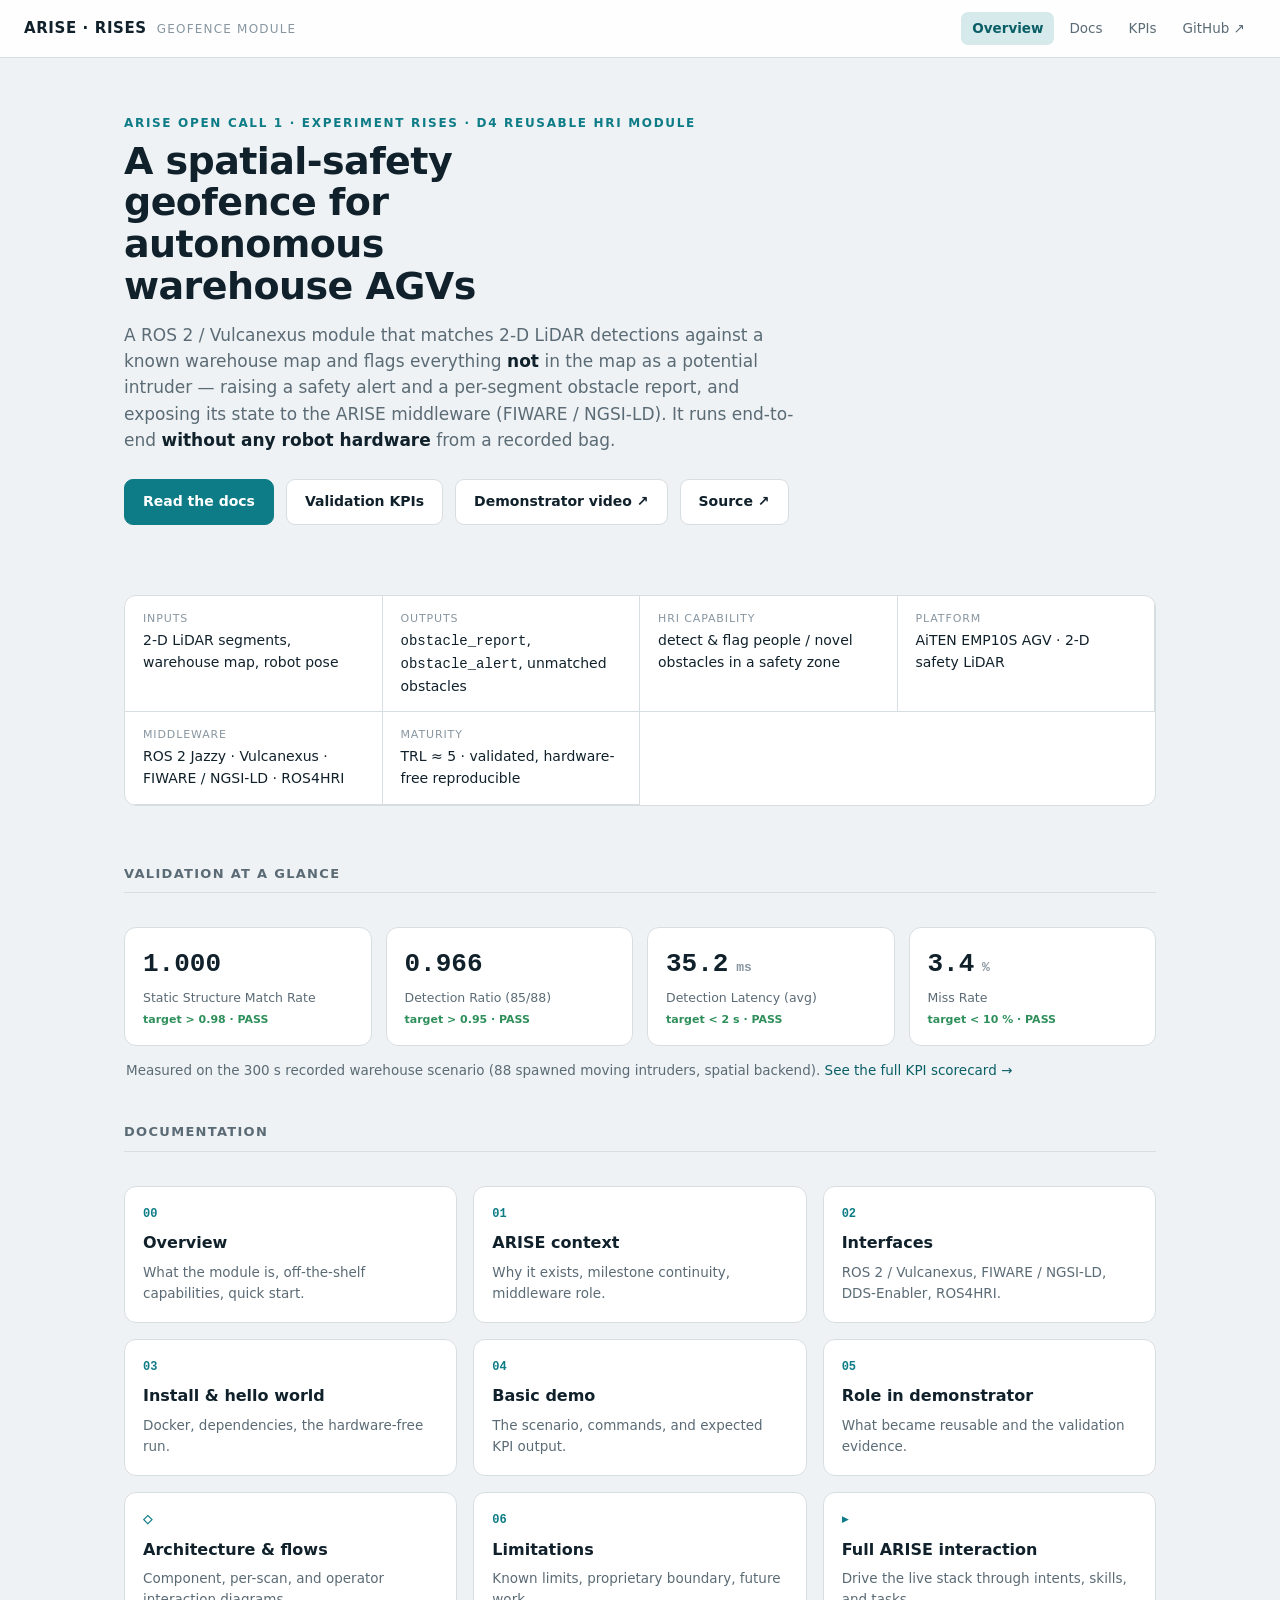
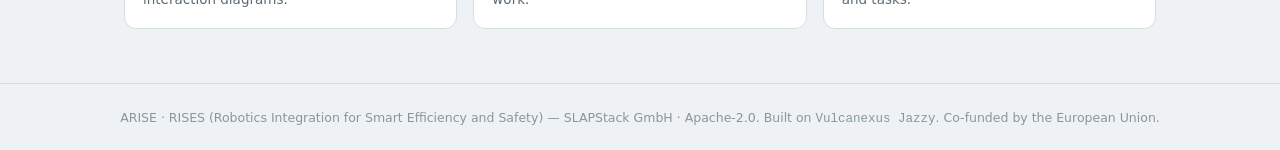
<file: docs/index.html>
<!doctype html>
<html lang="en">
<head>
<meta charset="utf-8">
<meta name="viewport" content="width=device-width, initial-scale=1">
<title>ARISE Geofence — Spatial Safety &amp; Obstacle Detection (RISES · D4)</title>
<meta name="description" content="ROS 2 / Vulcanexus spatial-safety geofence for autonomous warehouse AGVs — the ARISE RISES reusable HRI module.">
<link rel="stylesheet" href="assets/site.css">
</head>
<body>

<header class="topbar">
  <a class="brand" href="index.html"><span class="brand-mark">ARISE · RISES</span><span class="brand-sub">Geofence module</span></a>
  <nav>
    <a href="index.html" class="active">Overview</a>
    <a href="docs.html">Docs</a>
    <a href="kpi-dashboard.html">KPIs</a>
    <a href="https://github.com/SLAPStack/rises" target="_blank" rel="noopener">GitHub ↗</a>
  </nav>
</header>

<main class="shell">

  <section class="hero">
    <p class="eyebrow">ARISE Open Call 1 · Experiment RISES · D4 reusable HRI module</p>
    <h1>A spatial-safety geofence for autonomous warehouse AGVs</h1>
    <p class="lede">A ROS 2 / Vulcanexus module that matches 2-D LiDAR detections against a known
    warehouse map and flags everything <strong>not</strong> in the map as a potential intruder —
    raising a safety alert and a per-segment obstacle report, and exposing its state to the ARISE
    middleware (FIWARE / NGSI-LD). It runs end-to-end <strong>without any robot hardware</strong>
    from a recorded bag.</p>
    <div class="cta">
      <a class="btn primary" href="docs.html">Read the docs</a>
      <a class="btn" href="kpi-dashboard.html">Validation KPIs</a>
      <a class="btn" href="https://drive.google.com/file/d/1QFXvJPv2RzLDe1EQnjTharl72Os4S0RL/view" target="_blank" rel="noopener">Demonstrator video ↗</a>
      <a class="btn" href="https://github.com/SLAPStack/rises" target="_blank" rel="noopener">Source ↗</a>
    </div>
  </section>

  <section class="block">
    <dl class="facts">
      <div><dt>Inputs</dt><dd>2-D LiDAR segments, warehouse map, robot pose</dd></div>
      <div><dt>Outputs</dt><dd><span class="m">obstacle_report</span>, <span class="m">obstacle_alert</span>, unmatched obstacles</dd></div>
      <div><dt>HRI capability</dt><dd>detect &amp; flag people / novel obstacles in a safety zone</dd></div>
      <div><dt>Platform</dt><dd>AiTEN EMP10S AGV · 2-D safety LiDAR</dd></div>
      <div><dt>Middleware</dt><dd>ROS 2 Jazzy · Vulcanexus · FIWARE / NGSI-LD · ROS4HRI</dd></div>
      <div><dt>Maturity</dt><dd>TRL ≈ 5 · validated, hardware-free reproducible</dd></div>
    </dl>
  </section>

  <h2 class="section">Validation at a glance</h2>
  <section class="block">
    <div class="kpis">
      <div class="kpibox"><span class="v">1.000</span><span class="k">Static Structure Match Rate</span><span class="t">target &gt; 0.98 · PASS</span></div>
      <div class="kpibox"><span class="v">0.966</span><span class="k">Detection Ratio (85/88)</span><span class="t">target &gt; 0.95 · PASS</span></div>
      <div class="kpibox"><span class="v">35.2<small> ms</small></span><span class="k">Detection Latency (avg)</span><span class="t">target &lt; 2 s · PASS</span></div>
      <div class="kpibox"><span class="v">3.4<small> %</small></span><span class="k">Miss Rate</span><span class="t">target &lt; 10 % · PASS</span></div>
    </div>
    <p style="margin:14px 2px 0;font-size:13.5px;color:var(--muted)">Measured on the 300 s recorded warehouse scenario (88 spawned moving intruders, spatial backend).
    <a href="kpi-dashboard.html">See the full KPI scorecard →</a></p>
  </section>

  <h2 class="section">Documentation</h2>
  <section class="block">
    <div class="cardgrid">
      <a class="dcard" href="docs.html#00_overview.md"><span class="num">00</span><h3>Overview</h3><p>What the module is, off-the-shelf capabilities, quick start.</p></a>
      <a class="dcard" href="docs.html#01_arise_context.md"><span class="num">01</span><h3>ARISE context</h3><p>Why it exists, milestone continuity, middleware role.</p></a>
      <a class="dcard" href="docs.html#02_interfaces.md"><span class="num">02</span><h3>Interfaces</h3><p>ROS 2 / Vulcanexus, FIWARE / NGSI-LD, DDS-Enabler, ROS4HRI.</p></a>
      <a class="dcard" href="docs.html#03_installation_and_hello_world.md"><span class="num">03</span><h3>Install &amp; hello world</h3><p>Docker, dependencies, the hardware-free run.</p></a>
      <a class="dcard" href="docs.html#04_basic_demo_how_to_use.md"><span class="num">04</span><h3>Basic demo</h3><p>The scenario, commands, and expected KPI output.</p></a>
      <a class="dcard" href="docs.html#05_role_in_demonstrator.md"><span class="num">05</span><h3>Role in demonstrator</h3><p>What became reusable and the validation evidence.</p></a>
      <a class="dcard" href="docs.html#architecture.md"><span class="num">◇</span><h3>Architecture &amp; flows</h3><p>Component, per-scan, and operator interaction diagrams.</p></a>
      <a class="dcard" href="docs.html#06_limitations.md"><span class="num">06</span><h3>Limitations</h3><p>Known limits, proprietary boundary, future work.</p></a>
      <a class="dcard" href="docs.html#INTERACT_FULL_ARISE.md"><span class="num">▸</span><h3>Full ARISE interaction</h3><p>Drive the live stack through intents, skills, and tasks.</p></a>
    </div>
  </section>

</main>

<footer class="site">
  ARISE · RISES (Robotics Integration for Smart Efficiency and Safety) — SLAPStack GmbH · Apache-2.0.
  Built on <code>Vulcanexus Jazzy</code>. Co-funded by the European Union.
</footer>

</body>
</html>
</file>
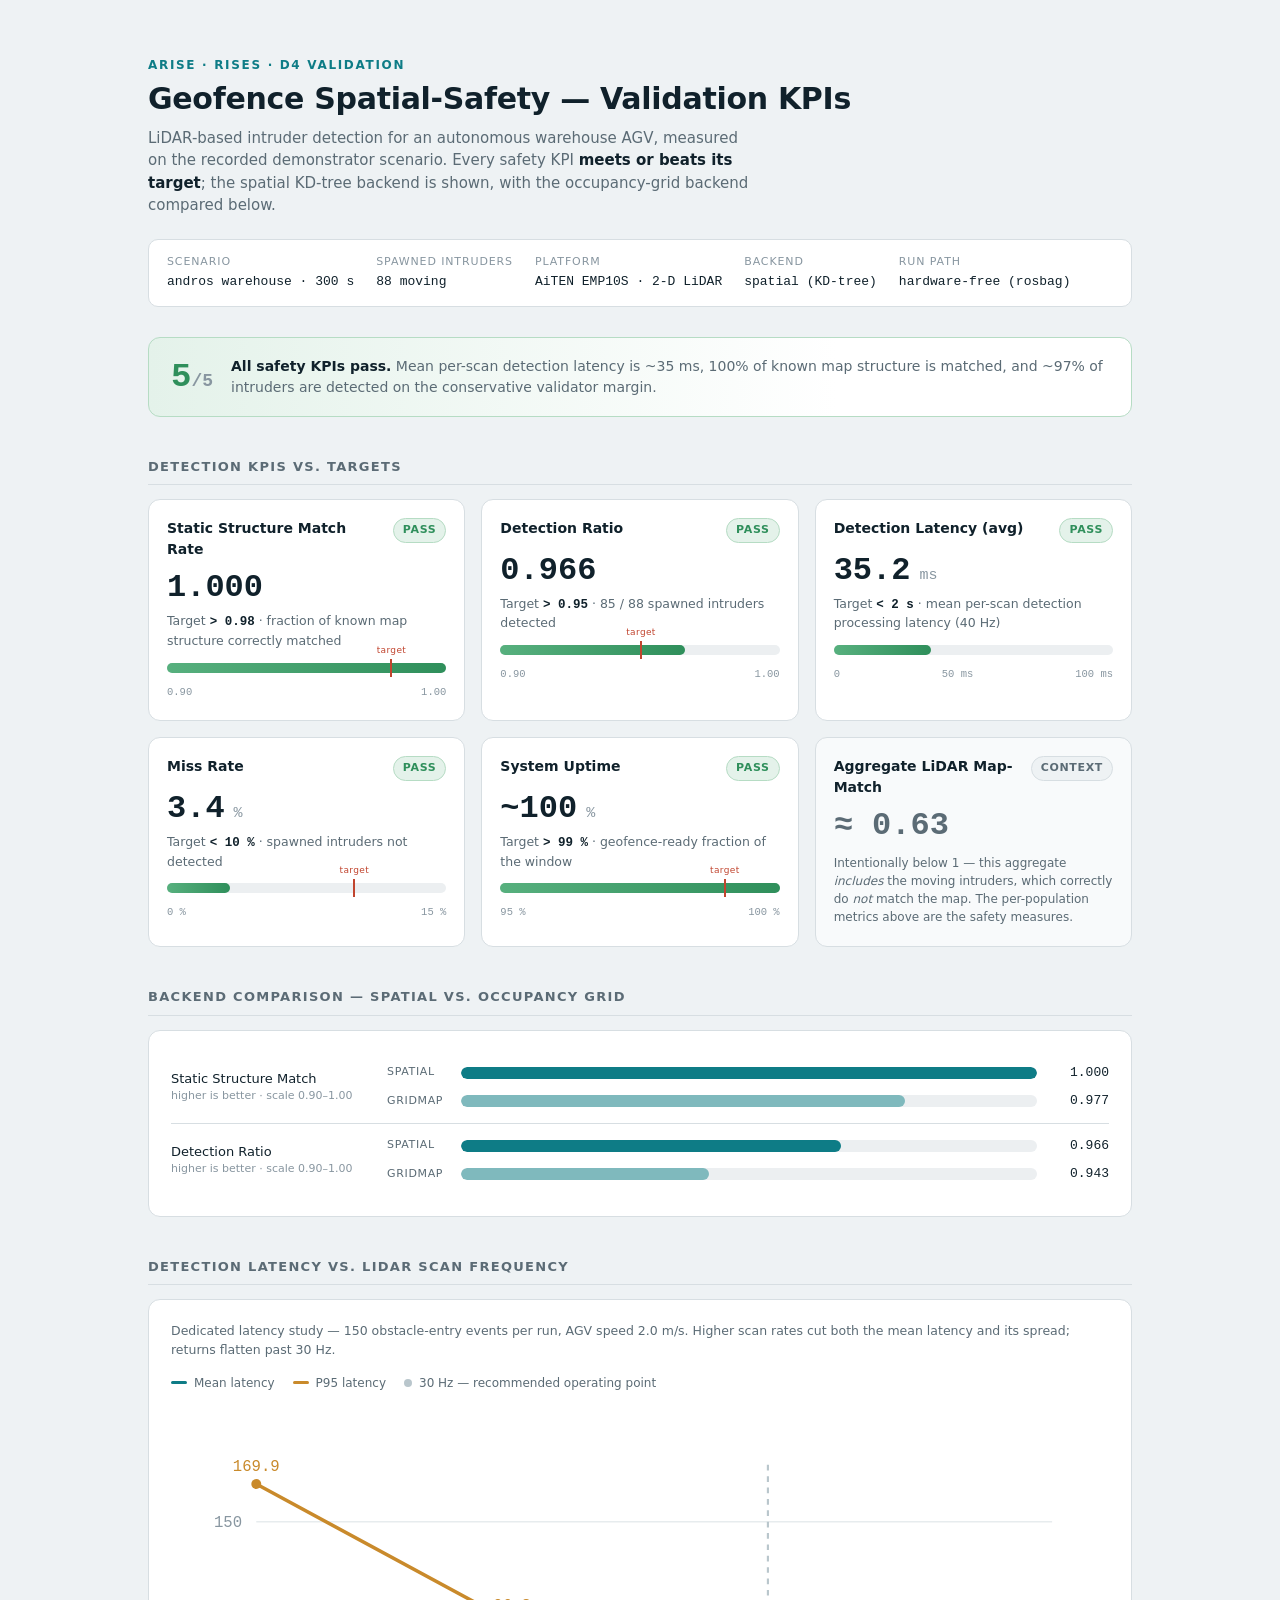
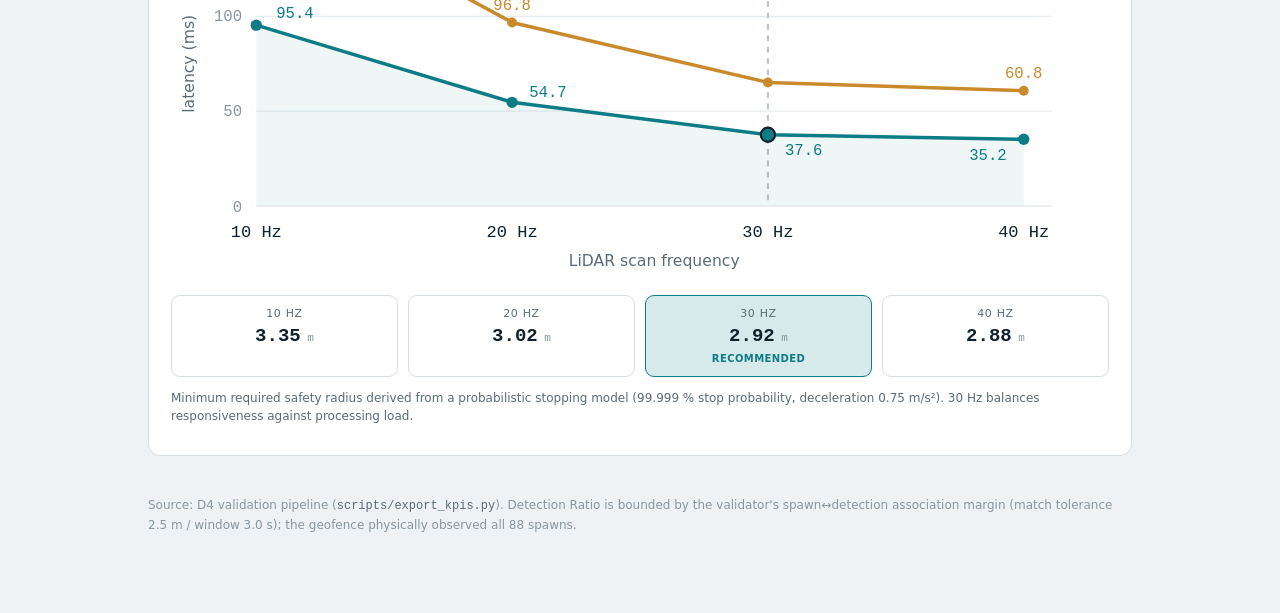
<file: docs/kpi-dashboard.html>
<!doctype html>
<html lang="en">
<head>
<meta charset="utf-8">
<meta name="viewport" content="width=device-width, initial-scale=1">
<title>ARISE Geofence — Validation KPIs</title>
</head>
<body>
<style>
  :root {
    --ink: #10212b;
    --muted: #5b6b75;
    --faint: #8896a0;
    --ground: #eef2f4;
    --card: #ffffff;
    --line: #d7dee2;
    --accent: #0e7c86;
    --accent-soft: #d6e9eb;
    --good: #2f8f5b;
    --good-soft: #e4f2ea;
    --good-line: #b6dcc4;
    --track: #eceff1;
    --target: #c1452f;
    --sans: system-ui, -apple-system, "Segoe UI", Roboto, Helvetica, Arial, sans-serif;
    --mono: ui-monospace, "SF Mono", "JetBrains Mono", Menlo, Consolas, monospace;
  }

  * { box-sizing: border-box; }

  .wrap {
    max-width: 1040px;
    margin: 0 auto;
    padding: 48px 28px 72px;
    font-family: var(--sans);
    color: var(--ink);
    background: var(--ground);
    line-height: 1.5;
  }
  body { background: var(--ground); }

  .eyebrow {
    font-size: 12px;
    letter-spacing: .14em;
    text-transform: uppercase;
    color: var(--accent);
    font-weight: 600;
    margin: 0 0 8px;
  }
  h1 {
    font-size: 30px;
    line-height: 1.15;
    margin: 0 0 10px;
    font-weight: 700;
    letter-spacing: -.01em;
    text-wrap: balance;
  }
  .lede {
    margin: 0;
    max-width: 64ch;
    color: var(--muted);
    font-size: 15px;
  }
  .lede strong { color: var(--ink); font-weight: 600; }

  .scenario {
    display: flex;
    flex-wrap: wrap;
    gap: 10px 22px;
    margin: 22px 0 0;
    padding: 14px 18px;
    background: var(--card);
    border: 1px solid var(--line);
    border-radius: 10px;
    font-size: 13px;
  }
  .scenario div { display: flex; flex-direction: column; gap: 2px; }
  .scenario dt { color: var(--faint); text-transform: uppercase; letter-spacing: .08em; font-size: 11px; }
  .scenario dd { margin: 0; font-family: var(--mono); font-size: 13px; color: var(--ink); }

  /* summary strip */
  .summary {
    display: flex;
    align-items: center;
    gap: 18px;
    margin: 30px 0 8px;
    padding: 18px 22px;
    background: linear-gradient(90deg, var(--good-soft), #fff 70%);
    border: 1px solid var(--good-line);
    border-radius: 12px;
  }
  .summary .score {
    font-family: var(--mono);
    font-size: 34px;
    font-weight: 600;
    color: var(--good);
    font-variant-numeric: tabular-nums;
    line-height: 1;
  }
  .summary .score small { font-size: 18px; color: var(--faint); }
  .summary p { margin: 0; font-size: 14px; color: var(--muted); }
  .summary p strong { color: var(--ink); }

  h2 {
    font-size: 13px;
    text-transform: uppercase;
    letter-spacing: .1em;
    color: var(--muted);
    font-weight: 600;
    margin: 40px 0 14px;
    padding-bottom: 8px;
    border-bottom: 1px solid var(--line);
  }

  /* KPI cards */
  .grid {
    display: grid;
    grid-template-columns: repeat(auto-fit, minmax(290px, 1fr));
    gap: 16px;
  }
  .kpi {
    background: var(--card);
    border: 1px solid var(--line);
    border-radius: 12px;
    padding: 18px 18px 20px;
    display: flex;
    flex-direction: column;
    gap: 12px;
  }
  .kpi-head { display: flex; align-items: baseline; justify-content: space-between; gap: 10px; }
  .kpi-name { font-size: 14px; font-weight: 600; color: var(--ink); }
  .chip {
    font-size: 11px;
    font-weight: 700;
    letter-spacing: .06em;
    padding: 3px 9px;
    border-radius: 999px;
    background: var(--good-soft);
    color: var(--good);
    border: 1px solid var(--good-line);
    white-space: nowrap;
  }
  .kpi-value {
    font-family: var(--mono);
    font-variant-numeric: tabular-nums;
    font-size: 32px;
    font-weight: 600;
    line-height: 1;
    color: var(--ink);
  }
  .kpi-value .unit { font-size: 15px; color: var(--faint); font-weight: 500; }
  .kpi-target { font-size: 12.5px; color: var(--muted); margin-top: -4px; }
  .kpi-target b { font-family: var(--mono); color: var(--ink); font-weight: 600; }

  /* threshold bar */
  .track {
    position: relative;
    height: 10px;
    background: var(--track);
    border-radius: 6px;
    overflow: visible;
  }
  .fill {
    position: absolute;
    top: 0; left: 0; bottom: 0;
    background: linear-gradient(90deg, #57b07e, var(--good));
    border-radius: 6px;
  }
  .tmark {
    position: absolute;
    top: -4px; bottom: -4px;
    width: 2px;
    background: var(--target);
  }
  .tmark::after {
    content: "target";
    position: absolute;
    top: -15px;
    left: 50%;
    transform: translateX(-50%);
    font-size: 9px;
    letter-spacing: .04em;
    color: var(--target);
    white-space: nowrap;
  }
  .scale { display: flex; justify-content: space-between; font-size: 10.5px; color: var(--faint); font-family: var(--mono); }
  .note { font-size: 12px; color: var(--muted); }

  /* backend comparison */
  .cmp {
    background: var(--card);
    border: 1px solid var(--line);
    border-radius: 12px;
    padding: 20px 22px;
  }
  .cmprow { display: grid; grid-template-columns: 200px 1fr; gap: 16px; align-items: center; padding: 12px 0; }
  .cmprow + .cmprow { border-top: 1px solid var(--line); }
  .cmprow .lbl { font-size: 13px; }
  .cmprow .lbl small { display: block; color: var(--faint); font-size: 11px; }
  .bars { display: flex; flex-direction: column; gap: 9px; }
  .barline { display: grid; grid-template-columns: 64px 1fr 62px; gap: 10px; align-items: center; }
  .barline .who { font-size: 11px; text-transform: uppercase; letter-spacing: .06em; color: var(--muted); }
  .barwrap { height: 12px; background: var(--track); border-radius: 6px; overflow: hidden; }
  .bar { height: 100%; border-radius: 6px; }
  .bar.spatial { background: var(--accent); }
  .bar.gridmap { background: #7fb9bd; }
  .barline .num { font-family: var(--mono); font-variant-numeric: tabular-nums; font-size: 13px; text-align: right; }

  /* chart */
  .chartcard { background: var(--card); border: 1px solid var(--line); border-radius: 12px; padding: 22px 22px 18px; }
  .chartcard figcaption { font-size: 12.5px; color: var(--muted); margin: 0 0 14px; }
  .legend { display: flex; gap: 18px; flex-wrap: wrap; font-size: 12px; color: var(--muted); margin: 4px 0 16px; }
  .legend span { display: inline-flex; align-items: center; gap: 7px; }
  .swatch { width: 16px; height: 3px; border-radius: 2px; display: inline-block; }
  .chart-scroll { overflow-x: auto; }
  svg { display: block; max-width: 100%; height: auto; }

  .radius-row { display: grid; grid-template-columns: repeat(4, 1fr); gap: 10px; margin-top: 18px; }
  .rad { border: 1px solid var(--line); border-radius: 9px; padding: 10px 12px; text-align: center; }
  .rad.best { border-color: var(--accent); background: var(--accent-soft); }
  .rad .hz { font-size: 11px; color: var(--muted); text-transform: uppercase; letter-spacing: .06em; }
  .rad .m { font-family: var(--mono); font-variant-numeric: tabular-nums; font-size: 19px; font-weight: 600; color: var(--ink); }
  .rad .m small { font-size: 11px; color: var(--faint); font-weight: 500; }
  .rad .tag { font-size: 10px; color: var(--accent); font-weight: 700; letter-spacing: .04em; }

  footer { margin-top: 40px; font-size: 12px; color: var(--faint); line-height: 1.6; }
  footer code { font-family: var(--mono); color: var(--muted); }
</style>

<div class="wrap">
  <p class="eyebrow">ARISE · RISES · D4 validation</p>
  <h1>Geofence Spatial-Safety — Validation KPIs</h1>
  <p class="lede">LiDAR-based intruder detection for an autonomous warehouse AGV, measured on the
  recorded demonstrator scenario. Every safety KPI <strong>meets or beats its target</strong>;
  the spatial KD-tree backend is shown, with the occupancy-grid backend compared below.</p>

  <dl class="scenario">
    <div><dt>Scenario</dt><dd>andros warehouse · 300 s</dd></div>
    <div><dt>Spawned intruders</dt><dd>88 moving</dd></div>
    <div><dt>Platform</dt><dd>AiTEN EMP10S · 2-D LiDAR</dd></div>
    <div><dt>Backend</dt><dd>spatial (KD-tree)</dd></div>
    <div><dt>Run path</dt><dd>hardware-free (rosbag)</dd></div>
  </dl>

  <div class="summary">
    <div class="score">5<small>/5</small></div>
    <p><strong>All safety KPIs pass.</strong> Mean per-scan detection latency is ~35 ms,
    100% of known map structure is matched, and ~97% of intruders are detected on the
    conservative validator margin.</p>
  </div>

  <h2>Detection KPIs vs. targets</h2>
  <div class="grid">

    <!-- Static Structure Match Rate -->
    <div class="kpi">
      <div class="kpi-head"><span class="kpi-name">Static Structure Match Rate</span><span class="chip">PASS</span></div>
      <div class="kpi-value">1.000</div>
      <div class="kpi-target">Target <b>&gt; 0.98</b> · fraction of known map structure correctly matched</div>
      <div class="track"><div class="fill" style="width:100%"></div><div class="tmark" style="left:80%"></div></div>
      <div class="scale"><span>0.90</span><span>1.00</span></div>
    </div>

    <!-- Detection Ratio -->
    <div class="kpi">
      <div class="kpi-head"><span class="kpi-name">Detection Ratio</span><span class="chip">PASS</span></div>
      <div class="kpi-value">0.966</div>
      <div class="kpi-target">Target <b>&gt; 0.95</b> · 85 / 88 spawned intruders detected</div>
      <div class="track"><div class="fill" style="width:66%"></div><div class="tmark" style="left:50%"></div></div>
      <div class="scale"><span>0.90</span><span>1.00</span></div>
    </div>

    <!-- Detection Latency -->
    <div class="kpi">
      <div class="kpi-head"><span class="kpi-name">Detection Latency (avg)</span><span class="chip">PASS</span></div>
      <div class="kpi-value">35.2<span class="unit"> ms</span></div>
      <div class="kpi-target">Target <b>&lt; 2 s</b> · mean per-scan detection processing latency (40 Hz)</div>
      <div class="track"><div class="fill" style="width:35%"></div></div>
      <div class="scale"><span>0</span><span>50 ms</span><span>100 ms</span></div>
    </div>

    <!-- Miss Rate -->
    <div class="kpi">
      <div class="kpi-head"><span class="kpi-name">Miss Rate</span><span class="chip">PASS</span></div>
      <div class="kpi-value">3.4<span class="unit"> %</span></div>
      <div class="kpi-target">Target <b>&lt; 10 %</b> · spawned intruders not detected</div>
      <div class="track"><div class="fill" style="width:22.7%"></div><div class="tmark" style="left:66.7%"></div></div>
      <div class="scale"><span>0 %</span><span>15 %</span></div>
    </div>

    <!-- System Uptime -->
    <div class="kpi">
      <div class="kpi-head"><span class="kpi-name">System Uptime</span><span class="chip">PASS</span></div>
      <div class="kpi-value">~100<span class="unit"> %</span></div>
      <div class="kpi-target">Target <b>&gt; 99 %</b> · geofence-ready fraction of the window</div>
      <div class="track"><div class="fill" style="width:100%"></div><div class="tmark" style="left:80%"></div></div>
      <div class="scale"><span>95 %</span><span>100 %</span></div>
    </div>

    <!-- Aggregate note card -->
    <div class="kpi" style="background:#f8fafb;">
      <div class="kpi-head"><span class="kpi-name">Aggregate LiDAR Map-Match</span><span class="chip" style="background:#eef2f4;color:var(--muted);border-color:var(--line);">CONTEXT</span></div>
      <div class="kpi-value" style="color:var(--muted)">≈ 0.63</div>
      <div class="note">Intentionally below 1 — this aggregate <em>includes</em> the moving intruders,
      which correctly do <em>not</em> match the map. The per-population metrics above are the safety measures.</div>
    </div>

  </div>

  <h2>Backend comparison — spatial vs. occupancy grid</h2>
  <div class="cmp">
    <div class="cmprow">
      <div class="lbl">Static Structure Match<small>higher is better · scale 0.90–1.00</small></div>
      <div class="bars">
        <div class="barline"><span class="who">Spatial</span><div class="barwrap"><div class="bar spatial" style="width:100%"></div></div><span class="num">1.000</span></div>
        <div class="barline"><span class="who">Gridmap</span><div class="barwrap"><div class="bar gridmap" style="width:77%"></div></div><span class="num">0.977</span></div>
      </div>
    </div>
    <div class="cmprow">
      <div class="lbl">Detection Ratio<small>higher is better · scale 0.90–1.00</small></div>
      <div class="bars">
        <div class="barline"><span class="who">Spatial</span><div class="barwrap"><div class="bar spatial" style="width:66%"></div></div><span class="num">0.966</span></div>
        <div class="barline"><span class="who">Gridmap</span><div class="barwrap"><div class="bar gridmap" style="width:43%"></div></div><span class="num">0.943</span></div>
      </div>
    </div>
  </div>

  <h2>Detection latency vs. LiDAR scan frequency</h2>
  <figure class="chartcard" style="margin:0;">
    <figcaption>Dedicated latency study — 150 obstacle-entry events per run, AGV speed 2.0 m/s.
    Higher scan rates cut both the mean latency and its spread; returns flatten past 30 Hz.</figcaption>
    <div class="legend">
      <span><i class="swatch" style="background:#0e7c86"></i>Mean latency</span>
      <span><i class="swatch" style="background:#c98a2b"></i>P95 latency</span>
      <span><i class="swatch" style="background:#b9c6cc;height:8px;width:8px;border-radius:50%"></i>30 Hz — recommended operating point</span>
    </div>
    <div class="chart-scroll">
      <svg viewBox="0 0 660 330" role="img" aria-label="Line chart of mean and P95 detection latency against scan frequency from 10 to 40 hertz">
        <!-- gridlines + y labels (0,50,100,150 ms) -->
        <g stroke="#e7ecee" stroke-width="1">
          <line x1="60" y1="280" x2="620" y2="280"></line>
          <line x1="60" y1="213.3" x2="620" y2="213.3"></line>
          <line x1="60" y1="146.7" x2="620" y2="146.7"></line>
          <line x1="60" y1="80" x2="620" y2="80"></line>
        </g>
        <g font-family="ui-monospace, Menlo, monospace" font-size="11" fill="#8896a0" text-anchor="end">
          <text x="50" y="284">0</text>
          <text x="50" y="217">50</text>
          <text x="50" y="150">100</text>
          <text x="50" y="84">150</text>
        </g>
        <text x="16" y="180" font-family="system-ui" font-size="11" fill="#5b6b75" transform="rotate(-90 16 180)" text-anchor="middle">latency (ms)</text>

        <!-- 30 Hz emphasis -->
        <line x1="420" y1="40" x2="420" y2="280" stroke="#b9c6cc" stroke-width="1.5" stroke-dasharray="4 4"></line>

        <!-- area under mean -->
        <path d="M60,152.8 L240,207.1 L420,229.9 L600,233.1 L600,280 L60,280 Z" fill="#0e7c86" fill-opacity="0.07"></path>

        <!-- P95 line -->
        <polyline points="60,53.5 240,150.9 420,193.1 600,198.9" fill="none" stroke="#c98a2b" stroke-width="2.5" stroke-linejoin="round"></polyline>
        <!-- mean line -->
        <polyline points="60,152.8 240,207.1 420,229.9 600,233.1" fill="none" stroke="#0e7c86" stroke-width="2.5" stroke-linejoin="round"></polyline>

        <!-- P95 points + labels -->
        <g fill="#c98a2b" font-family="ui-monospace, Menlo, monospace" font-size="11">
          <circle cx="60" cy="53.5" r="3.5"></circle><text x="60" y="44" text-anchor="middle">169.9</text>
          <circle cx="240" cy="150.9" r="3.5"></circle><text x="240" y="142" text-anchor="middle">96.8</text>
          <circle cx="420" cy="193.1" r="3.5"></circle>
          <circle cx="600" cy="198.9" r="3.5"></circle><text x="600" y="190" text-anchor="middle">60.8</text>
        </g>
        <!-- mean points + labels -->
        <g fill="#0e7c86" font-family="ui-monospace, Menlo, monospace" font-size="11">
          <circle cx="60" cy="152.8" r="4"></circle><text x="74" y="148">95.4</text>
          <circle cx="240" cy="207.1" r="4"></circle><text x="252" y="203">54.7</text>
          <circle cx="420" cy="229.9" r="5" stroke="#10212b" stroke-width="1.5"></circle><text x="432" y="244">37.6</text>
          <circle cx="600" cy="233.1" r="4"></circle><text x="588" y="248" text-anchor="end">35.2</text>
        </g>

        <!-- x labels -->
        <g font-family="ui-monospace, Menlo, monospace" font-size="12" fill="#10212b" text-anchor="middle">
          <text x="60" y="302">10 Hz</text>
          <text x="240" y="302">20 Hz</text>
          <text x="420" y="302">30 Hz</text>
          <text x="600" y="302">40 Hz</text>
        </g>
        <text x="340" y="322" font-family="system-ui" font-size="11" fill="#5b6b75" text-anchor="middle">LiDAR scan frequency</text>
      </svg>
    </div>

    <div class="radius-row">
      <div class="rad"><div class="hz">10 Hz</div><div class="m">3.35<small> m</small></div></div>
      <div class="rad"><div class="hz">20 Hz</div><div class="m">3.02<small> m</small></div></div>
      <div class="rad best"><div class="hz">30 Hz</div><div class="m">2.92<small> m</small></div><div class="tag">RECOMMENDED</div></div>
      <div class="rad"><div class="hz">40 Hz</div><div class="m">2.88<small> m</small></div></div>
    </div>
    <p class="note" style="margin-top:12px;">Minimum required safety radius derived from a probabilistic stopping model
    (99.999 % stop probability, deceleration 0.75 m/s²). 30 Hz balances responsiveness against processing load.</p>
  </figure>

  <footer>
    Source: D4 validation pipeline (<code>scripts/export_kpis.py</code>). Detection Ratio is bounded by the validator's spawn↔detection
    association margin (match tolerance 2.5 m / window 3.0 s); the geofence physically observed all 88 spawns.
  </footer>
</div>
</body>
</html>
</file>
<file: docs/assets/site.css>
/* ARISE / RISES — D4 site shared styles.
   Cool instrument-panel neutrals + industrial teal accent; mono for data. */
:root{
  --ink:#10212b; --muted:#5b6b75; --faint:#8896a0;
  --ground:#eef2f4; --card:#ffffff; --line:#d7dee2; --track:#eceff1;
  --accent:#0e7c86; --accent-deep:#0a5f67; --accent-soft:#d6e9eb;
  --good:#2f8f5b; --good-soft:#e4f2ea; --good-line:#b6dcc4;
  --warn:#b07d12; --bad:#c1452f;
  --sans:system-ui,-apple-system,"Segoe UI",Roboto,Helvetica,Arial,sans-serif;
  --mono:ui-monospace,"SF Mono","JetBrains Mono",Menlo,Consolas,monospace;
  --maxw:1080px;
}
*{box-sizing:border-box;}
html{scroll-behavior:smooth;}
body{margin:0;background:var(--ground);color:var(--ink);font-family:var(--sans);line-height:1.55;-webkit-font-smoothing:antialiased;}
a{color:var(--accent-deep);text-decoration:none;}
a:hover{text-decoration:underline;}
:focus-visible{outline:2px solid var(--accent);outline-offset:2px;border-radius:4px;}

/* top bar */
.topbar{position:sticky;top:0;z-index:20;display:flex;align-items:center;justify-content:space-between;
  gap:16px;padding:12px 24px;background:rgba(255,255,255,.92);backdrop-filter:blur(8px);border-bottom:1px solid var(--line);}
.brand{display:flex;align-items:baseline;gap:10px;color:var(--ink);}
.brand:hover{text-decoration:none;}
.brand-mark{font-weight:700;letter-spacing:.04em;font-size:15px;}
.brand-sub{font-size:12px;color:var(--faint);text-transform:uppercase;letter-spacing:.1em;}
.topbar nav{display:flex;gap:4px;flex-wrap:wrap;}
.topbar nav a{font-size:13.5px;color:var(--muted);padding:6px 11px;border-radius:7px;}
.topbar nav a:hover{background:var(--accent-soft);color:var(--accent-deep);text-decoration:none;}
.topbar nav a.active{color:var(--accent-deep);background:var(--accent-soft);font-weight:600;}

.shell{max-width:var(--maxw);margin:0 auto;padding:0 24px;}
.eyebrow{font-size:12px;letter-spacing:.14em;text-transform:uppercase;color:var(--accent);font-weight:600;margin:0 0 8px;}

/* hero */
.hero{padding:56px 0 36px;}
.hero h1{font-size:38px;line-height:1.1;margin:0 0 14px;font-weight:700;letter-spacing:-.015em;text-wrap:balance;max-width:18ch;}
.hero p.lede{font-size:17px;color:var(--muted);max-width:62ch;margin:0 0 26px;}
.hero p.lede strong{color:var(--ink);font-weight:600;}
.cta{display:flex;flex-wrap:wrap;gap:12px;}
.btn{display:inline-flex;align-items:center;gap:8px;font-size:14px;font-weight:600;padding:11px 18px;border-radius:9px;border:1px solid var(--line);background:var(--card);color:var(--ink);}
.btn:hover{text-decoration:none;border-color:var(--accent);color:var(--accent-deep);}
.btn.primary{background:var(--accent);color:#fff;border-color:var(--accent);}
.btn.primary:hover{background:var(--accent-deep);color:#fff;}

/* generic section + cards */
section.block{padding:18px 0 8px;}
h2.section{font-size:13px;text-transform:uppercase;letter-spacing:.1em;color:var(--muted);font-weight:600;margin:34px 0 16px;padding-bottom:8px;border-bottom:1px solid var(--line);}
.cardgrid{display:grid;grid-template-columns:repeat(auto-fill,minmax(250px,1fr));gap:16px;}
.dcard{display:flex;flex-direction:column;gap:6px;background:var(--card);border:1px solid var(--line);border-radius:12px;padding:18px;color:var(--ink);transition:border-color .15s,transform .15s;}
.dcard:hover{text-decoration:none;border-color:var(--accent);transform:translateY(-2px);}
.dcard .num{font-family:var(--mono);font-size:12px;color:var(--accent);font-weight:600;}
.dcard h3{margin:2px 0 0;font-size:16px;font-weight:650;}
.dcard p{margin:0;font-size:13.5px;color:var(--muted);}

/* quick-facts table */
.facts{display:grid;grid-template-columns:repeat(auto-fit,minmax(220px,1fr));gap:0;background:var(--card);border:1px solid var(--line);border-radius:12px;overflow:hidden;}
.facts div{padding:14px 18px;border-right:1px solid var(--line);border-bottom:1px solid var(--line);}
.facts dt{font-size:11px;text-transform:uppercase;letter-spacing:.08em;color:var(--faint);margin-bottom:3px;}
.facts dd{margin:0;font-size:14px;}
.facts dd code,.facts dd .m{font-family:var(--mono);}

/* KPI highlight band */
.kpis{display:grid;grid-template-columns:repeat(auto-fit,minmax(180px,1fr));gap:14px;}
.kpibox{background:var(--card);border:1px solid var(--line);border-radius:12px;padding:16px 18px;display:flex;flex-direction:column;gap:4px;}
.kpibox .v{font-family:var(--mono);font-variant-numeric:tabular-nums;font-size:26px;font-weight:600;color:var(--ink);}
.kpibox .v small{font-size:13px;color:var(--faint);}
.kpibox .k{font-size:12.5px;color:var(--muted);}
.kpibox .t{font-size:11px;color:var(--good);font-weight:600;}

footer.site{margin-top:46px;border-top:1px solid var(--line);padding:24px;color:var(--faint);font-size:12.5px;text-align:center;}
footer.site code{font-family:var(--mono);}

/* ---------- docs portal ---------- */
.portal{display:grid;grid-template-columns:248px minmax(0,1fr);gap:0;max-width:var(--maxw);margin:0 auto;}
.sidebar{position:sticky;top:53px;align-self:start;height:calc(100vh - 53px);overflow-y:auto;padding:22px 14px 22px 24px;border-right:1px solid var(--line);}
.sidebar .grp{font-size:11px;text-transform:uppercase;letter-spacing:.1em;color:var(--faint);margin:14px 6px 6px;}
.sidebar a{display:block;font-size:13.5px;color:var(--muted);padding:7px 11px;border-radius:8px;margin:1px 0;cursor:pointer;}
.sidebar a:hover{background:var(--accent-soft);color:var(--accent-deep);text-decoration:none;}
.sidebar a.active{background:var(--accent);color:#fff;font-weight:600;}
.content{padding:30px 30px 70px;min-width:0;}

/* markdown prose */
.prose{max-width:74ch;}
.prose h1{font-size:30px;line-height:1.15;margin:0 0 8px;letter-spacing:-.01em;text-wrap:balance;}
.prose h2{font-size:21px;margin:34px 0 12px;padding-bottom:6px;border-bottom:1px solid var(--line);}
.prose h3{font-size:16.5px;margin:24px 0 8px;}
.prose p,.prose li{font-size:15px;}
.prose ul,.prose ol{padding-left:22px;}
.prose li{margin:4px 0;}
.prose strong{font-weight:650;}
.prose a{color:var(--accent-deep);text-decoration:underline;text-underline-offset:2px;}
.prose code{font-family:var(--mono);font-size:.88em;background:#eef2f4;border:1px solid #e0e6e9;border-radius:5px;padding:1px 5px;}
.prose pre{background:#0f2027;color:#dbe7ea;border-radius:10px;padding:14px 16px;overflow-x:auto;font-size:13px;line-height:1.5;}
.prose pre code{background:none;border:0;color:inherit;padding:0;font-size:13px;}
.prose blockquote{margin:14px 0;padding:8px 16px;border-left:3px solid var(--accent);background:var(--accent-soft);border-radius:0 8px 8px 0;color:#234;}
.prose table{border-collapse:collapse;width:100%;font-size:13.5px;margin:14px 0;display:block;overflow-x:auto;}
.prose th,.prose td{border:1px solid var(--line);padding:8px 11px;text-align:left;vertical-align:top;}
.prose th{background:#f3f6f7;font-weight:600;}
.prose tbody tr:nth-child(even){background:#fafbfc;}
.prose .mermaid{margin:18px 0;text-align:center;background:var(--card);border:1px solid var(--line);border-radius:10px;padding:16px;overflow-x:auto;}
.prose img{max-width:100%;}
.loading{color:var(--faint);font-size:14px;}

@media(max-width:760px){
  .portal{grid-template-columns:1fr;}
  .sidebar{position:static;height:auto;border-right:0;border-bottom:1px solid var(--line);display:flex;flex-wrap:wrap;gap:4px;}
  .sidebar .grp{width:100%;}
  .hero h1{font-size:30px;}
  .content{padding:22px 18px 60px;}
}
@media(prefers-reduced-motion:reduce){*{transition:none!important;scroll-behavior:auto!important;}}
</file>
